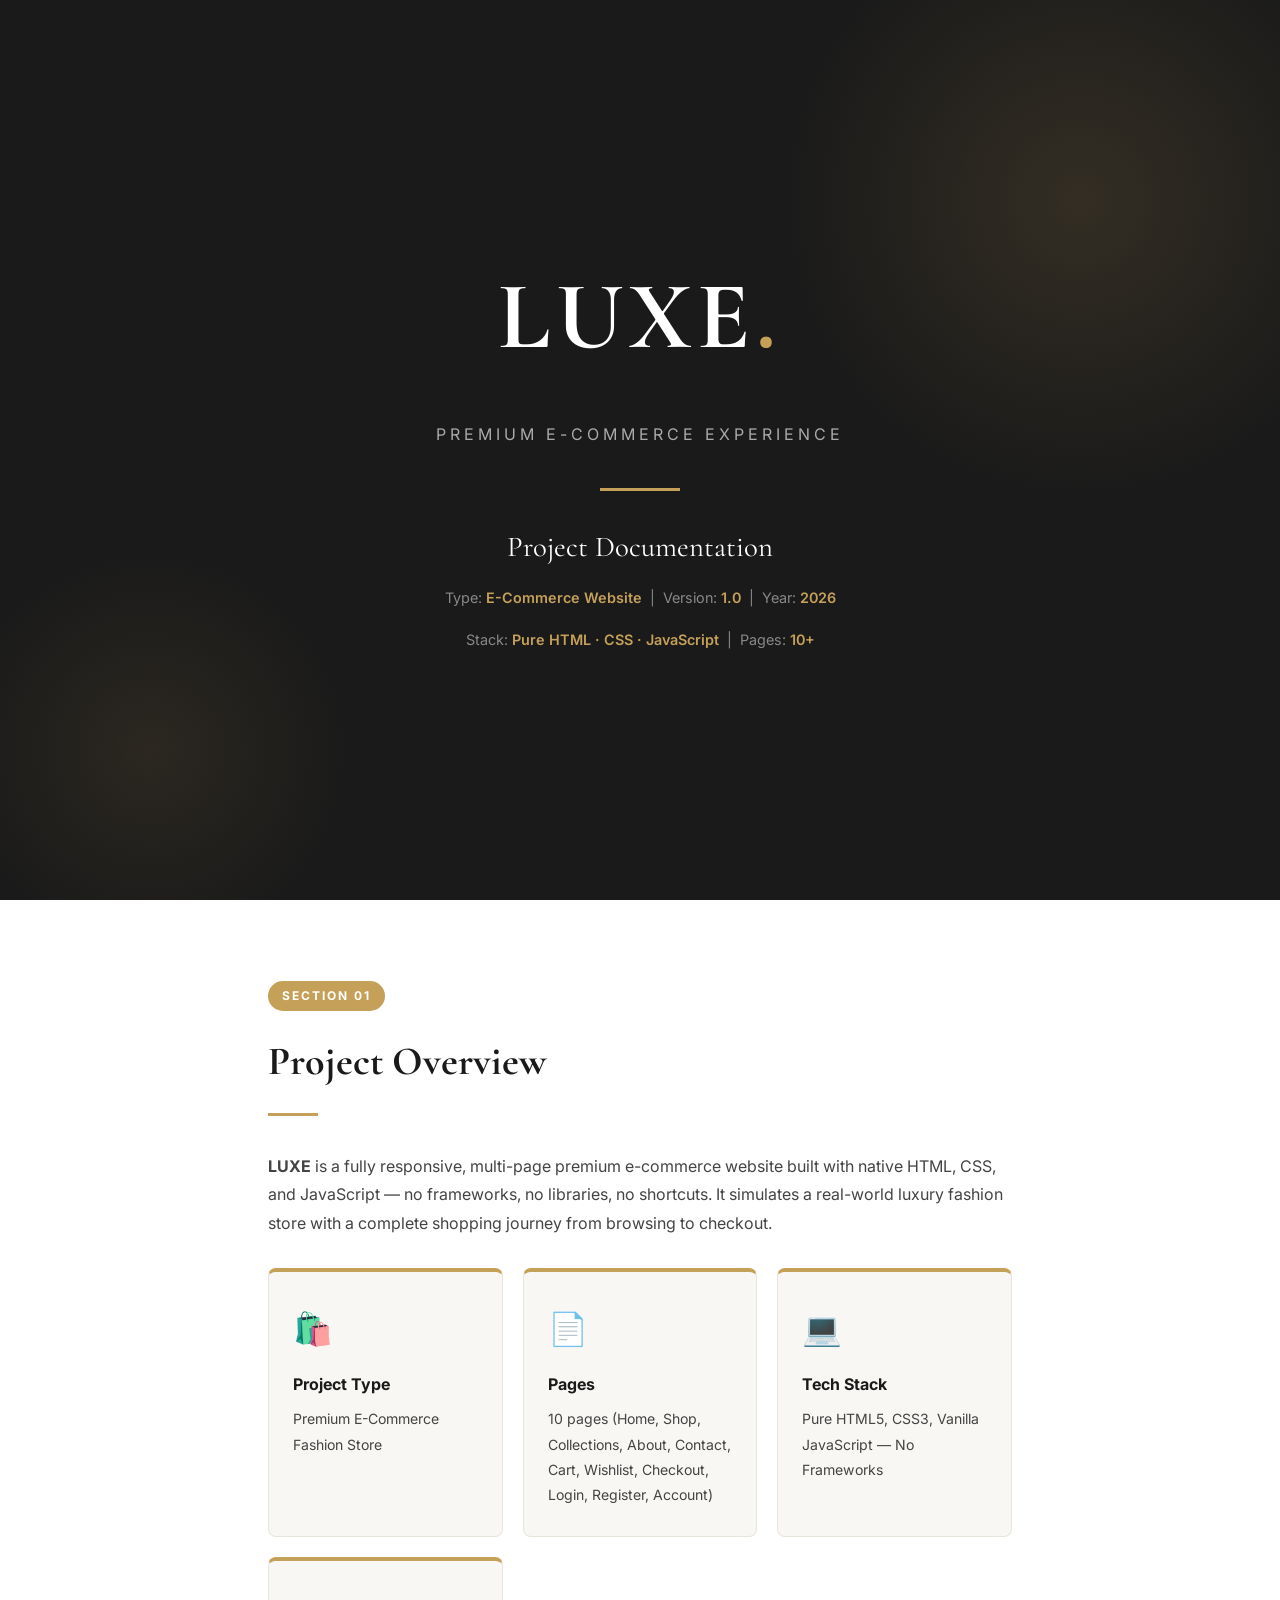
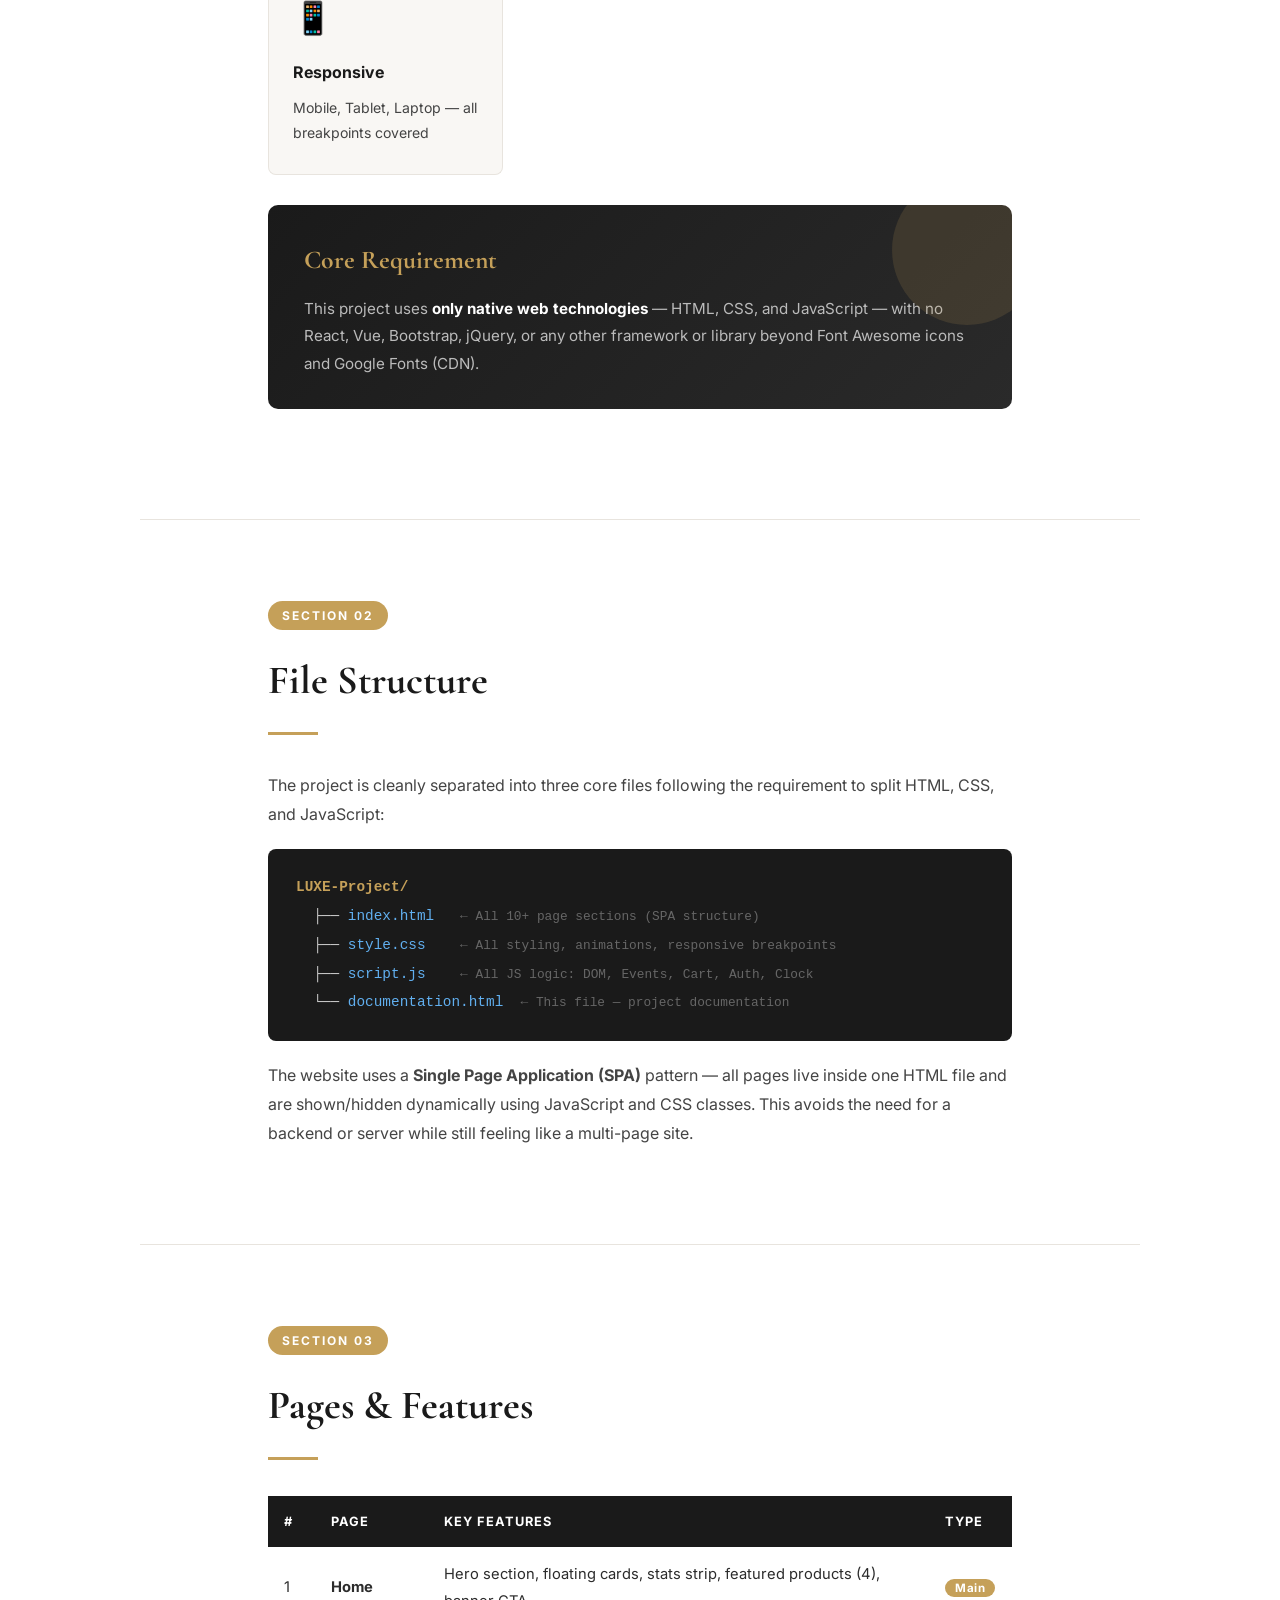
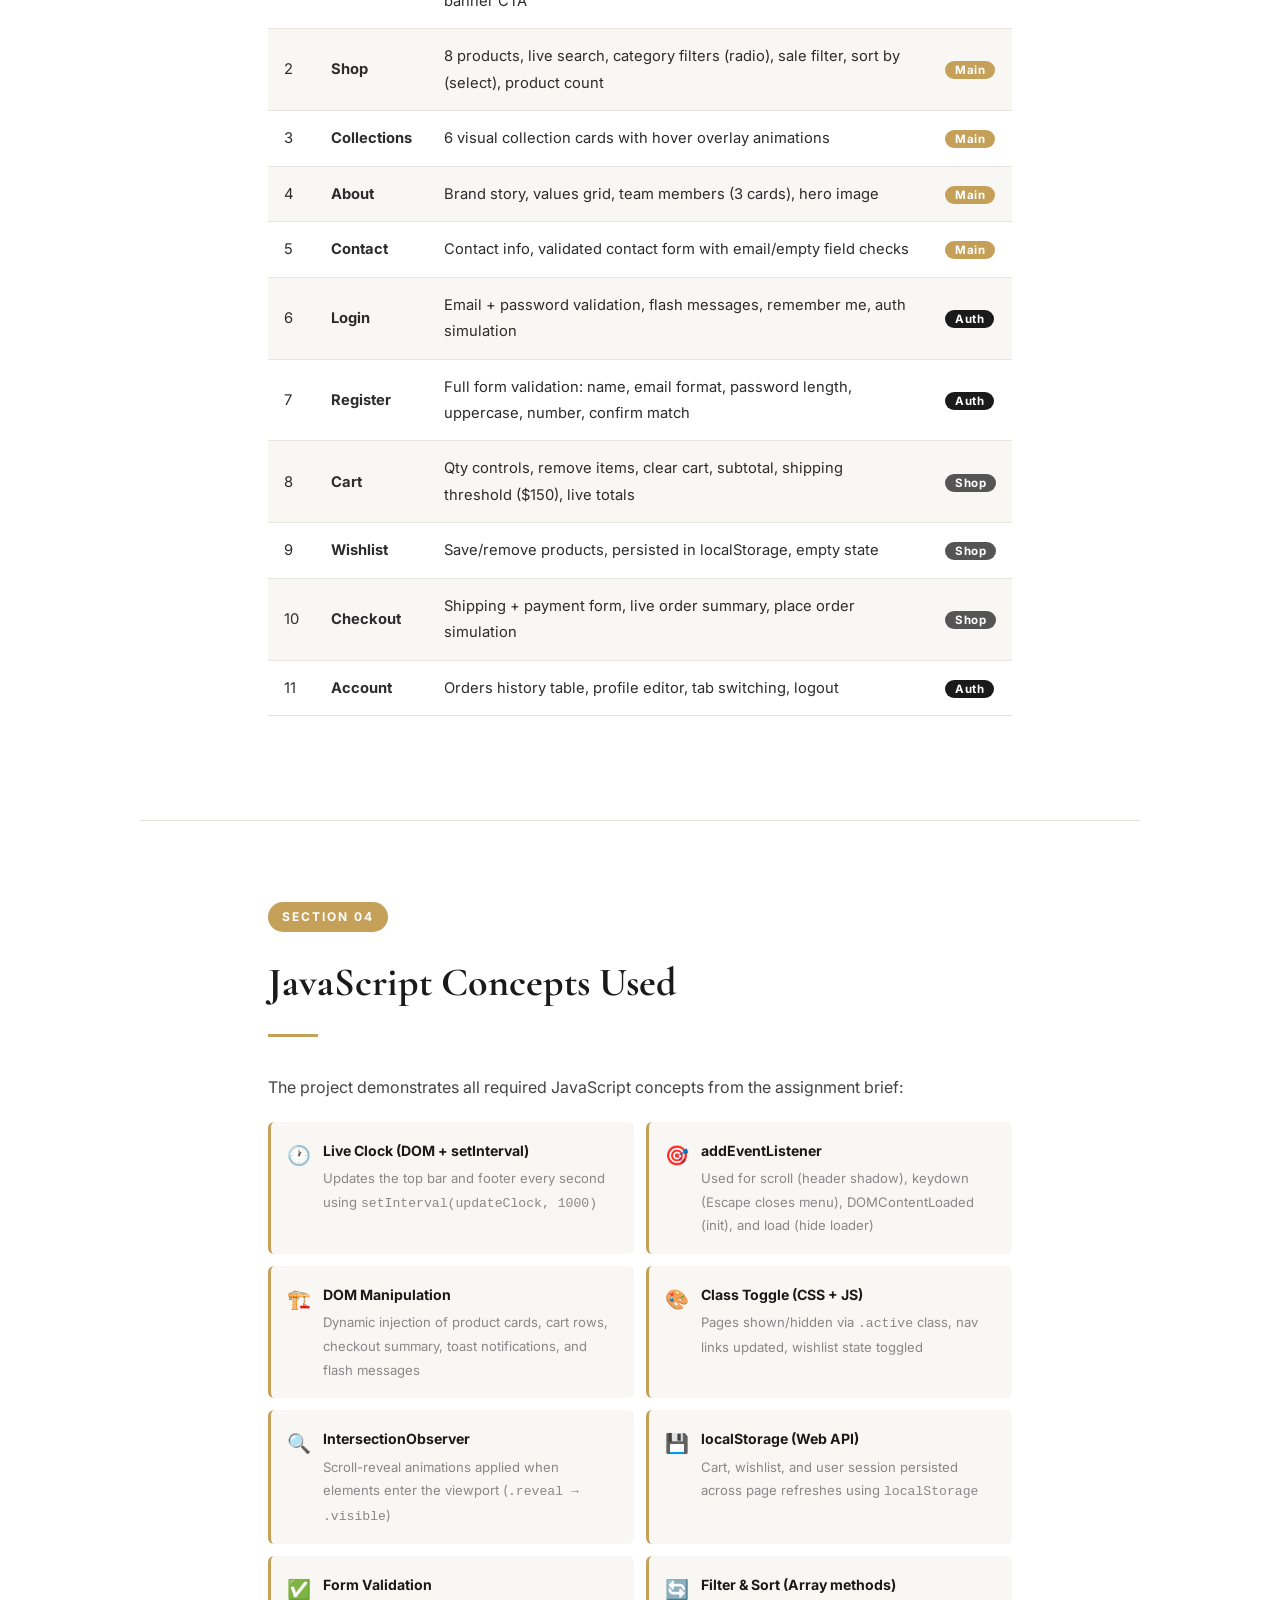
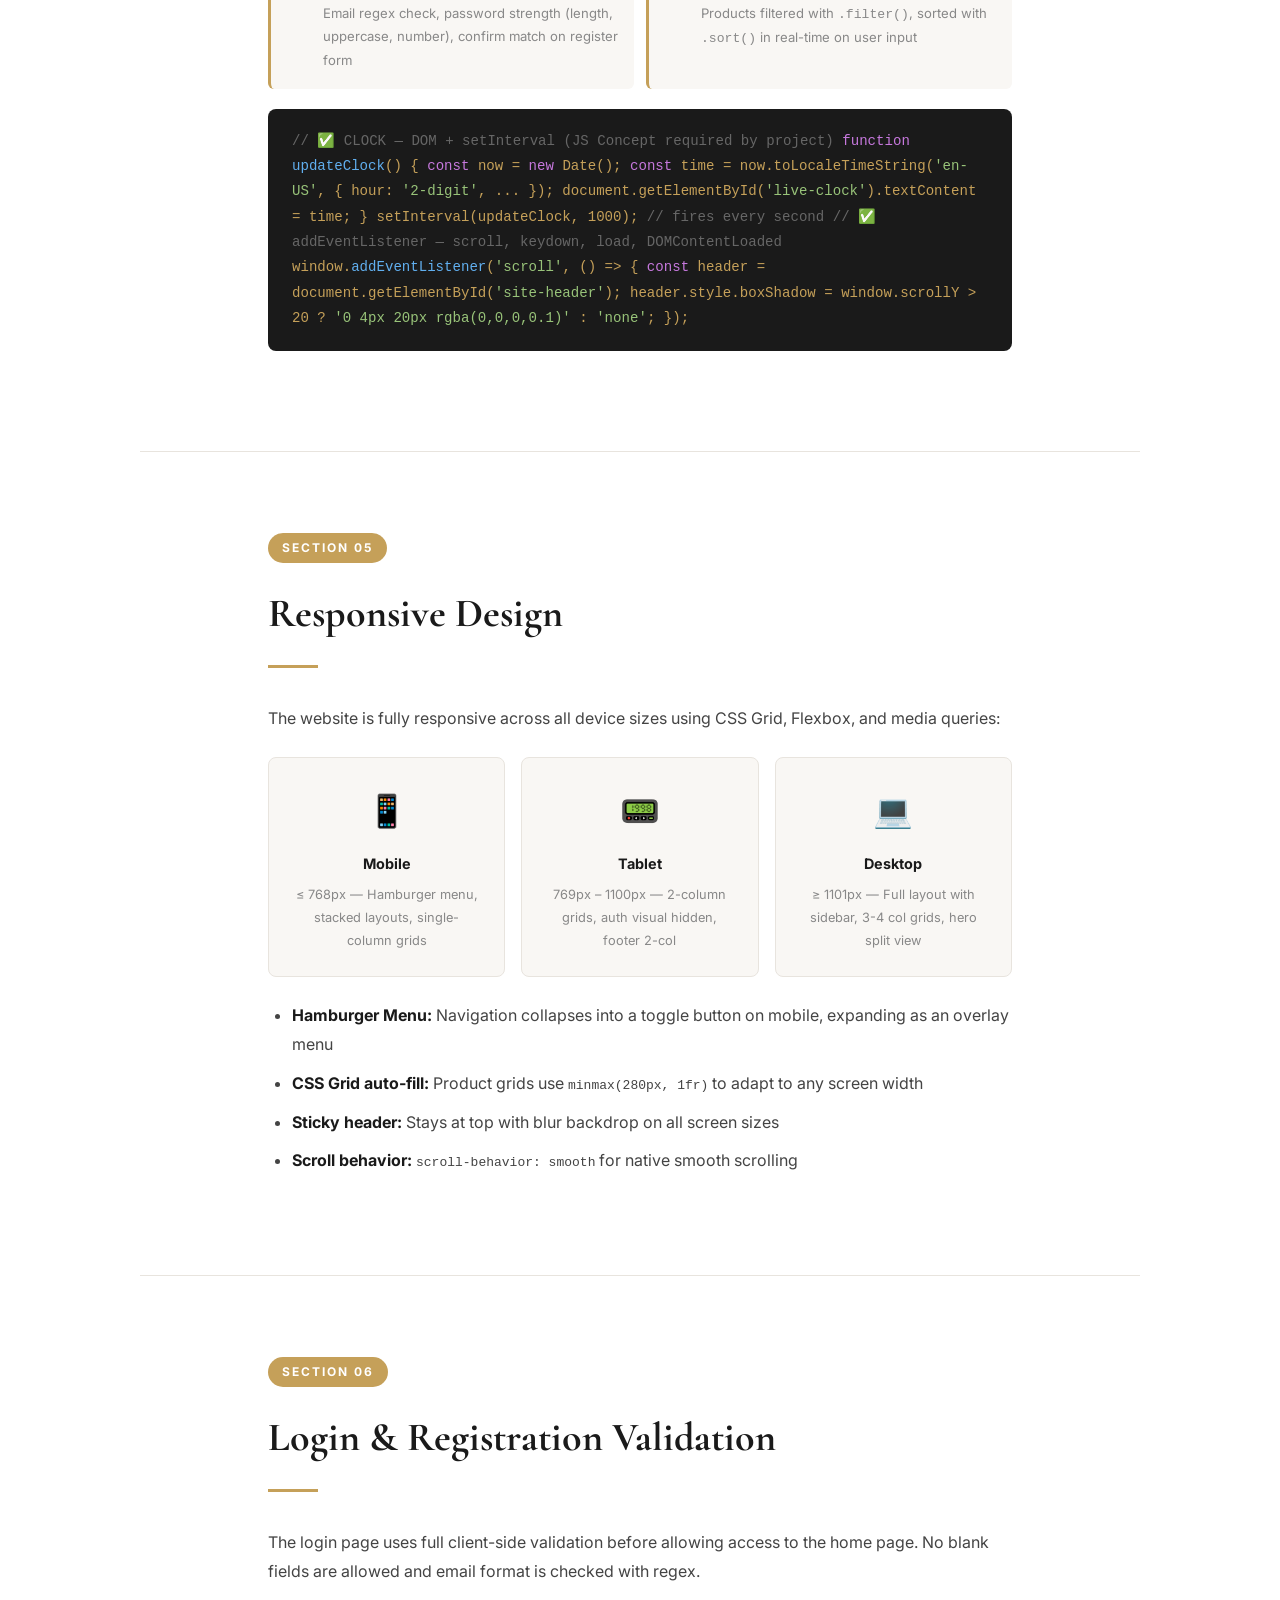
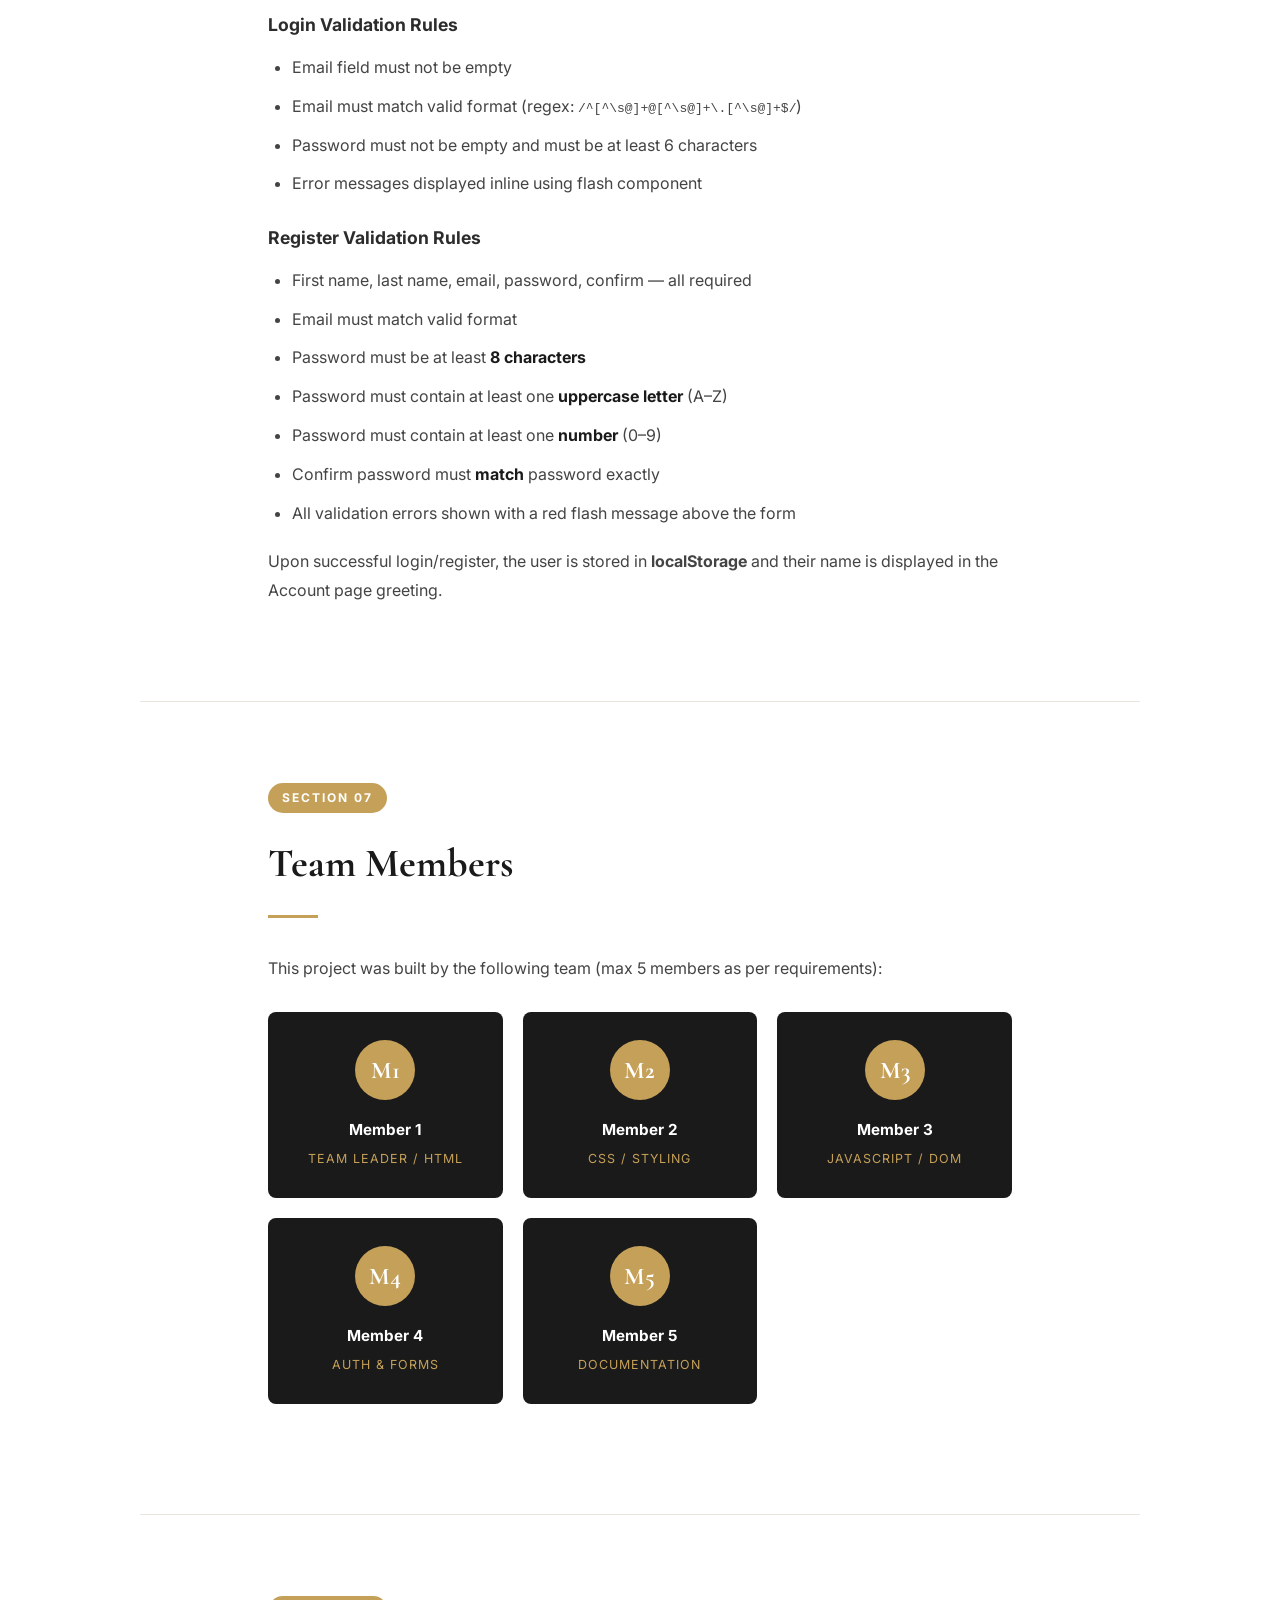
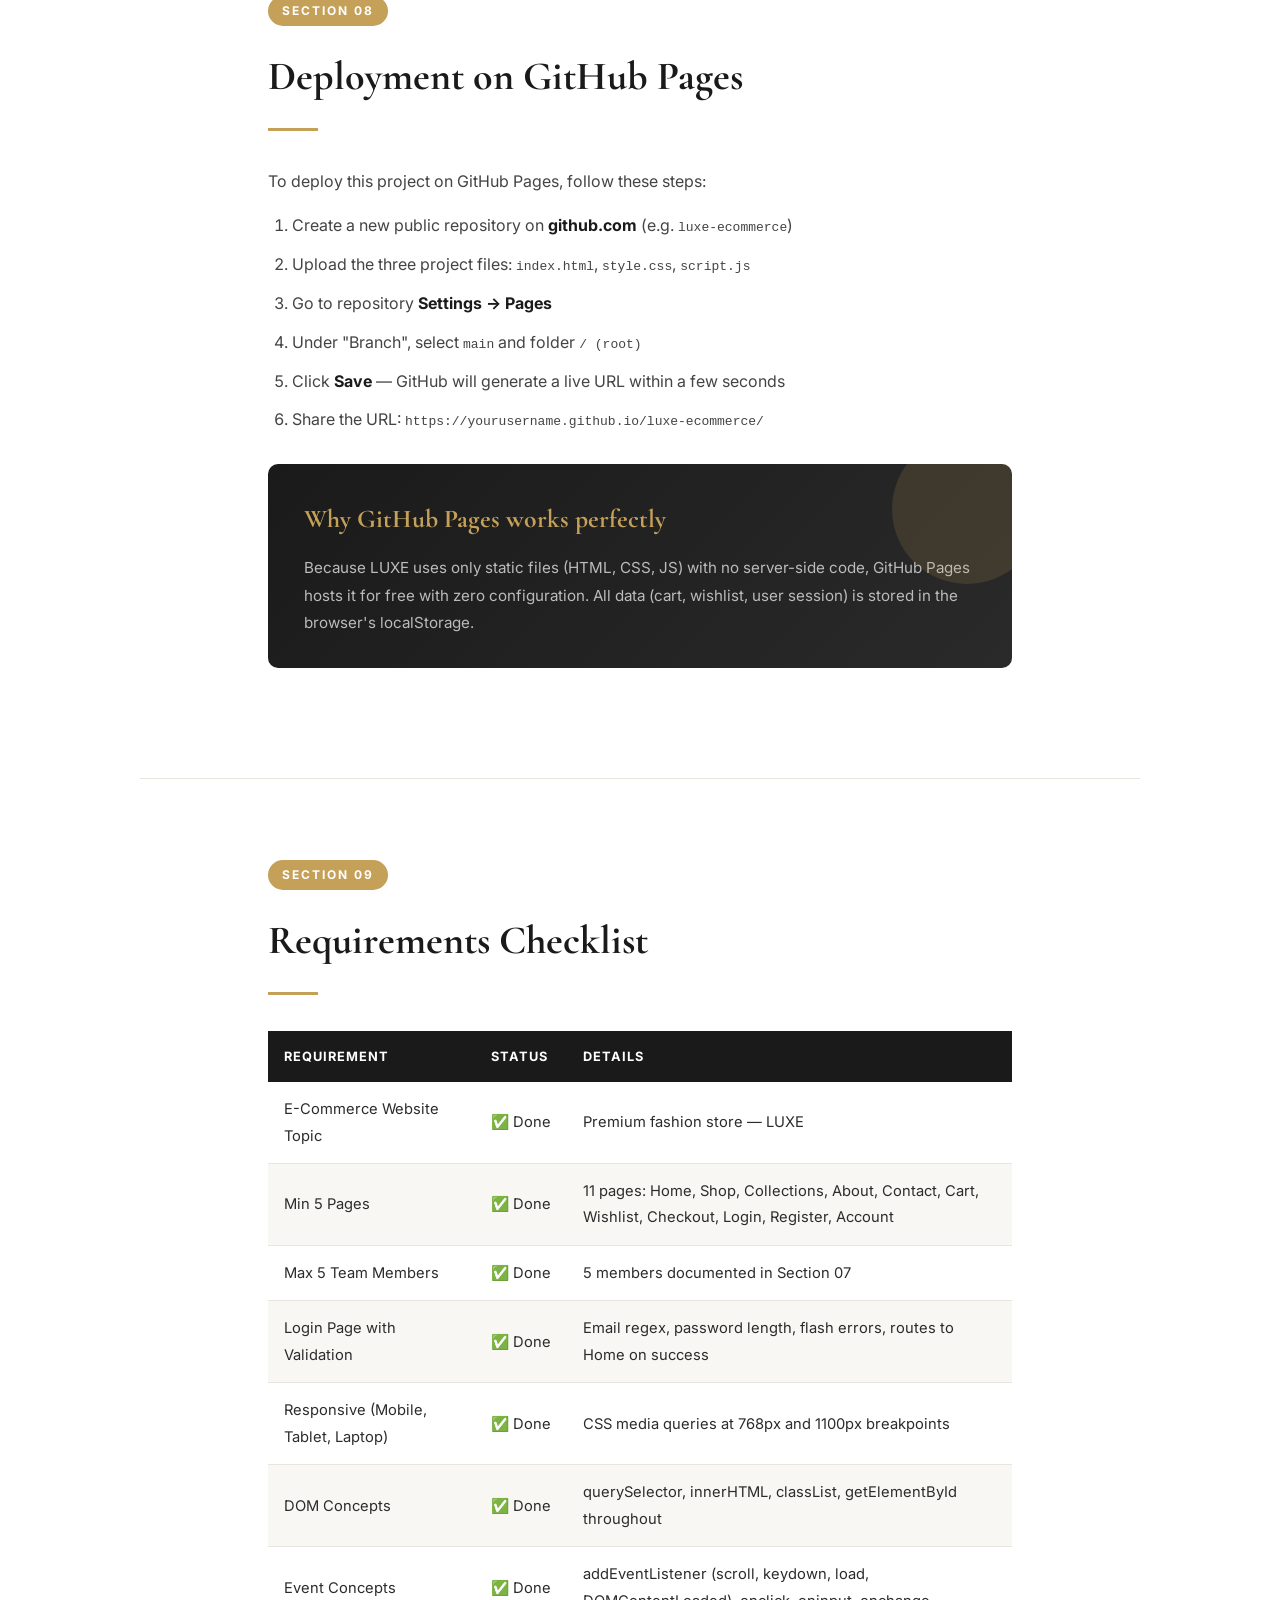
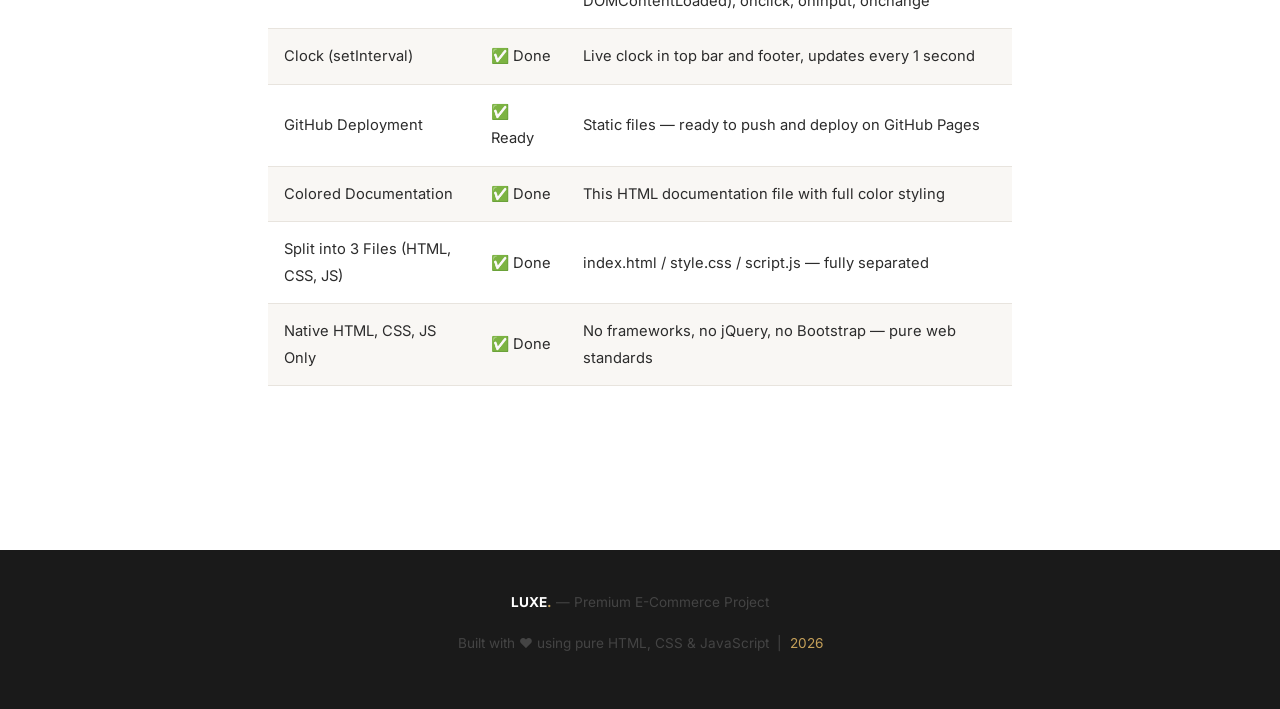
<file: documentation.html>
<!DOCTYPE html>
<html lang="en">
<head>
<meta charset="UTF-8">
<meta name="viewport" content="width=device-width, initial-scale=1.0">
<title>LUXE — Project Documentation</title>
<style>
  @import url('https://fonts.googleapis.com/css2?family=Cormorant+Garamond:wght@400;600;700&family=Inter:wght@300;400;500;600&display=swap');

  :root {
    --primary: #1a1a1a;
    --accent:  #c5a059;
    --bg:      #ffffff;
    --bg-alt:  #f9f7f4;
    --text:    #2c2c2c;
    --muted:   #888;
    --border:  #e8e4de;
  }

  * { margin: 0; padding: 0; box-sizing: border-box; }
  body { font-family: 'Inter', sans-serif; color: var(--text); background: var(--bg); line-height: 1.8; }

  /* Cover Page */
  .cover {
    min-height: 100vh;
    background: var(--primary);
    color: white;
    display: flex;
    flex-direction: column;
    justify-content: center;
    align-items: center;
    text-align: center;
    padding: 60px;
    position: relative;
    overflow: hidden;
    page-break-after: always;
  }
  .cover::before {
    content: '';
    position: absolute;
    width: 600px; height: 600px;
    border-radius: 50%;
    background: radial-gradient(circle, rgba(197,160,89,0.15) 0%, transparent 70%);
    top: -100px; right: -100px;
  }
  .cover::after {
    content: '';
    position: absolute;
    width: 400px; height: 400px;
    border-radius: 50%;
    background: radial-gradient(circle, rgba(197,160,89,0.1) 0%, transparent 70%);
    bottom: -50px; left: -50px;
  }
  .cover-inner { position: relative; z-index: 2; }
  .cover h1 { font-family: 'Cormorant Garamond', serif; font-size: 6rem; letter-spacing: 6px; }
  .cover h1 span { color: var(--accent); }
  .cover .tagline { font-size: 1rem; letter-spacing: 4px; text-transform: uppercase; color: #aaa; margin: 16px 0 40px; }
  .cover .doc-title { font-size: 1.8rem; font-family: 'Cormorant Garamond', serif; margin-bottom: 12px; }
  .cover .meta { color: #888; font-size: 0.9rem; }
  .cover .meta span { color: var(--accent); font-weight: 600; }
  .cover-bar { width: 80px; height: 3px; background: var(--accent); margin: 30px auto; }

  /* Sections */
  .doc-page { padding: 80px 10%; max-width: 1000px; margin: 0 auto; }
  .doc-page + .doc-page { border-top: 1px solid var(--border); }

  h2.section-title {
    font-family: 'Cormorant Garamond', serif;
    font-size: 2.5rem;
    color: var(--primary);
    margin-bottom: 8px;
  }
  .section-number {
    display: inline-block;
    background: var(--accent);
    color: white;
    font-size: 0.75rem;
    font-weight: 700;
    letter-spacing: 2px;
    text-transform: uppercase;
    padding: 4px 14px;
    border-radius: 20px;
    margin-bottom: 14px;
  }
  .section-divider { width: 50px; height: 3px; background: var(--accent); margin: 16px 0 36px; }

  p { margin-bottom: 16px; color: #444; }
  ul, ol { padding-left: 24px; margin-bottom: 20px; }
  li { margin-bottom: 10px; color: #444; }
  li strong { color: var(--primary); }

  /* Info Cards */
  .card-grid { display: grid; grid-template-columns: repeat(auto-fill, minmax(220px, 1fr)); gap: 20px; margin: 30px 0; }
  .card {
    background: var(--bg-alt);
    border: 1px solid var(--border);
    border-radius: 8px;
    padding: 28px 24px;
    border-top: 4px solid var(--accent);
  }
  .card-icon { font-size: 2rem; margin-bottom: 12px; }
  .card h3 { font-size: 1rem; font-weight: 700; margin-bottom: 8px; color: var(--primary); }
  .card p { font-size: 0.88rem; margin: 0; }

  /* Pages Table */
  table { width: 100%; border-collapse: collapse; margin: 24px 0; }
  th {
    background: var(--primary);
    color: white;
    padding: 14px 16px;
    text-align: left;
    font-size: 0.8rem;
    text-transform: uppercase;
    letter-spacing: 1px;
  }
  td { padding: 14px 16px; border-bottom: 1px solid var(--border); font-size: 0.92rem; }
  tr:nth-child(even) td { background: var(--bg-alt); }
  td .badge {
    background: var(--accent);
    color: white;
    padding: 2px 10px;
    border-radius: 12px;
    font-size: 0.72rem;
    font-weight: 700;
    letter-spacing: 0.5px;
  }

  /* Code blocks */
  .code-block {
    background: #1a1a1a;
    color: #c5a059;
    padding: 20px 24px;
    border-radius: 8px;
    font-family: 'Courier New', monospace;
    font-size: 0.88rem;
    margin: 20px 0;
    overflow-x: auto;
  }
  .code-block .comment { color: #666; }
  .code-block .keyword { color: #c678dd; }
  .code-block .string  { color: #98c379; }
  .code-block .fn      { color: #61afef; }

  /* Team Cards */
  .team-grid { display: grid; grid-template-columns: repeat(auto-fill, minmax(180px, 1fr)); gap: 20px; margin: 30px 0; }
  .team-card {
    background: var(--primary);
    color: white;
    padding: 28px 20px;
    border-radius: 8px;
    text-align: center;
  }
  .team-card .avatar {
    width: 60px; height: 60px;
    background: var(--accent);
    border-radius: 50%;
    margin: 0 auto 16px;
    display: flex;
    align-items: center;
    justify-content: center;
    font-family: 'Cormorant Garamond', serif;
    font-size: 1.5rem;
    font-weight: 700;
  }
  .team-card h4 { font-size: 0.95rem; margin-bottom: 4px; }
  .team-card p  { color: var(--accent); font-size: 0.78rem; text-transform: uppercase; letter-spacing: 1px; margin: 0; }

  /* Feature list */
  .feature-list { display: grid; grid-template-columns: 1fr 1fr; gap: 12px; margin: 20px 0; }
  .feature-item {
    display: flex;
    align-items: flex-start;
    gap: 12px;
    background: var(--bg-alt);
    padding: 16px;
    border-radius: 6px;
    border-left: 3px solid var(--accent);
  }
  .feature-item .icon { font-size: 1.2rem; flex-shrink: 0; }
  .feature-item div h4 { font-size: 0.88rem; font-weight: 700; color: var(--primary); margin-bottom: 4px; }
  .feature-item div p  { font-size: 0.82rem; margin: 0; color: var(--muted); }

  /* File structure */
  .file-tree {
    background: var(--primary);
    color: #ccc;
    padding: 24px 28px;
    border-radius: 8px;
    font-family: 'Courier New', monospace;
    font-size: 0.9rem;
    line-height: 2;
    margin: 20px 0;
  }
  .file-tree .folder { color: var(--accent); font-weight: 700; }
  .file-tree .file   { color: #61afef; }
  .file-tree .desc   { color: #666; font-size: 0.8rem; }

  /* Print */
  @media print {
    .cover { page-break-after: always; }
    .doc-page { page-break-inside: avoid; }
  }

  /* Highlight box */
  .highlight-box {
    background: linear-gradient(135deg, var(--primary) 0%, #2a2a2a 100%);
    color: white;
    padding: 32px 36px;
    border-radius: 10px;
    margin: 30px 0;
    position: relative;
    overflow: hidden;
  }
  .highlight-box::after {
    content: '';
    position: absolute;
    right: -30px; top: -30px;
    width: 150px; height: 150px;
    border-radius: 50%;
    background: rgba(197,160,89,0.15);
  }
  .highlight-box h3 { font-family: 'Cormorant Garamond', serif; font-size: 1.6rem; color: var(--accent); margin-bottom: 12px; }
  .highlight-box p  { color: #bbb; margin: 0; font-size: 0.95rem; }

  /* Responsive Badges */
  .resp-grid { display: grid; grid-template-columns: repeat(3,1fr); gap: 16px; margin: 24px 0; }
  .resp-item { background: var(--bg-alt); border: 1px solid var(--border); border-radius: 8px; padding: 24px; text-align: center; }
  .resp-item .resp-icon { font-size: 2rem; margin-bottom: 12px; }
  .resp-item h4 { font-size: 0.9rem; font-weight: 700; margin-bottom: 6px; color: var(--primary); }
  .resp-item p  { font-size: 0.8rem; color: var(--muted); margin: 0; }

  footer.doc-footer {
    background: var(--primary);
    color: #666;
    text-align: center;
    padding: 40px;
    font-size: 0.85rem;
    margin-top: 60px;
  }
  footer.doc-footer span { color: var(--accent); }
</style>
</head>
<body>

<!-- ====================== COVER PAGE ====================== -->
<div class="cover">
  <div class="cover-inner">
    <h1>LUXE<span>.</span></h1>
    <p class="tagline">Premium E-commerce Experience</p>
    <div class="cover-bar"></div>
    <div class="doc-title">Project Documentation</div>
    <p class="meta">
      Type: <span>E-Commerce Website</span> &nbsp;|&nbsp;
      Version: <span>1.0</span> &nbsp;|&nbsp;
      Year: <span>2026</span>
    </p>
    <p class="meta" style="margin-top:10px;">
      Stack: <span>Pure HTML · CSS · JavaScript</span> &nbsp;|&nbsp;
      Pages: <span>10+</span>
    </p>
  </div>
</div>

<!-- ====================== 1. OVERVIEW ====================== -->
<div class="doc-page">
  <span class="section-number">Section 01</span>
  <h2 class="section-title">Project Overview</h2>
  <div class="section-divider"></div>

  <p><strong>LUXE</strong> is a fully responsive, multi-page premium e-commerce website built with native HTML, CSS, and JavaScript — no frameworks, no libraries, no shortcuts. It simulates a real-world luxury fashion store with a complete shopping journey from browsing to checkout.</p>

  <div class="card-grid">
    <div class="card">
      <div class="card-icon">🛍️</div>
      <h3>Project Type</h3>
      <p>Premium E-Commerce Fashion Store</p>
    </div>
    <div class="card">
      <div class="card-icon">📄</div>
      <h3>Pages</h3>
      <p>10 pages (Home, Shop, Collections, About, Contact, Cart, Wishlist, Checkout, Login, Register, Account)</p>
    </div>
    <div class="card">
      <div class="card-icon">💻</div>
      <h3>Tech Stack</h3>
      <p>Pure HTML5, CSS3, Vanilla JavaScript — No Frameworks</p>
    </div>
    <div class="card">
      <div class="card-icon">📱</div>
      <h3>Responsive</h3>
      <p>Mobile, Tablet, Laptop — all breakpoints covered</p>
    </div>
  </div>

  <div class="highlight-box">
    <h3>Core Requirement</h3>
    <p>This project uses <strong style="color:white;">only native web technologies</strong> — HTML, CSS, and JavaScript — with no React, Vue, Bootstrap, jQuery, or any other framework or library beyond Font Awesome icons and Google Fonts (CDN).</p>
  </div>
</div>

<!-- ====================== 2. FILE STRUCTURE ====================== -->
<div class="doc-page">
  <span class="section-number">Section 02</span>
  <h2 class="section-title">File Structure</h2>
  <div class="section-divider"></div>

  <p>The project is cleanly separated into three core files following the requirement to split HTML, CSS, and JavaScript:</p>

  <div class="file-tree">
    <span class="folder">LUXE-Project/</span><br>
    &nbsp;&nbsp;├── <span class="file">index.html</span> &nbsp;&nbsp;<span class="desc">← All 10+ page sections (SPA structure)</span><br>
    &nbsp;&nbsp;├── <span class="file">style.css</span> &nbsp;&nbsp;&nbsp;<span class="desc">← All styling, animations, responsive breakpoints</span><br>
    &nbsp;&nbsp;├── <span class="file">script.js</span> &nbsp;&nbsp;&nbsp;<span class="desc">← All JS logic: DOM, Events, Cart, Auth, Clock</span><br>
    &nbsp;&nbsp;└── <span class="file">documentation.html</span> &nbsp;<span class="desc">← This file — project documentation</span>
  </div>

  <p>The website uses a <strong>Single Page Application (SPA)</strong> pattern — all pages live inside one HTML file and are shown/hidden dynamically using JavaScript and CSS classes. This avoids the need for a backend or server while still feeling like a multi-page site.</p>
</div>

<!-- ====================== 3. PAGES ====================== -->
<div class="doc-page">
  <span class="section-number">Section 03</span>
  <h2 class="section-title">Pages &amp; Features</h2>
  <div class="section-divider"></div>

  <table>
    <thead>
      <tr>
        <th>#</th>
        <th>Page</th>
        <th>Key Features</th>
        <th>Type</th>
      </tr>
    </thead>
    <tbody>
      <tr>
        <td>1</td>
        <td><strong>Home</strong></td>
        <td>Hero section, floating cards, stats strip, featured products (4), banner CTA</td>
        <td><span class="badge">Main</span></td>
      </tr>
      <tr>
        <td>2</td>
        <td><strong>Shop</strong></td>
        <td>8 products, live search, category filters (radio), sale filter, sort by (select), product count</td>
        <td><span class="badge">Main</span></td>
      </tr>
      <tr>
        <td>3</td>
        <td><strong>Collections</strong></td>
        <td>6 visual collection cards with hover overlay animations</td>
        <td><span class="badge">Main</span></td>
      </tr>
      <tr>
        <td>4</td>
        <td><strong>About</strong></td>
        <td>Brand story, values grid, team members (3 cards), hero image</td>
        <td><span class="badge">Main</span></td>
      </tr>
      <tr>
        <td>5</td>
        <td><strong>Contact</strong></td>
        <td>Contact info, validated contact form with email/empty field checks</td>
        <td><span class="badge">Main</span></td>
      </tr>
      <tr>
        <td>6</td>
        <td><strong>Login</strong></td>
        <td>Email + password validation, flash messages, remember me, auth simulation</td>
        <td><span class="badge" style="background:#1a1a1a;">Auth</span></td>
      </tr>
      <tr>
        <td>7</td>
        <td><strong>Register</strong></td>
        <td>Full form validation: name, email format, password length, uppercase, number, confirm match</td>
        <td><span class="badge" style="background:#1a1a1a;">Auth</span></td>
      </tr>
      <tr>
        <td>8</td>
        <td><strong>Cart</strong></td>
        <td>Qty controls, remove items, clear cart, subtotal, shipping threshold ($150), live totals</td>
        <td><span class="badge" style="background:#555;">Shop</span></td>
      </tr>
      <tr>
        <td>9</td>
        <td><strong>Wishlist</strong></td>
        <td>Save/remove products, persisted in localStorage, empty state</td>
        <td><span class="badge" style="background:#555;">Shop</span></td>
      </tr>
      <tr>
        <td>10</td>
        <td><strong>Checkout</strong></td>
        <td>Shipping + payment form, live order summary, place order simulation</td>
        <td><span class="badge" style="background:#555;">Shop</span></td>
      </tr>
      <tr>
        <td>11</td>
        <td><strong>Account</strong></td>
        <td>Orders history table, profile editor, tab switching, logout</td>
        <td><span class="badge" style="background:#1a1a1a;">Auth</span></td>
      </tr>
    </tbody>
  </table>
</div>

<!-- ====================== 4. JS CONCEPTS ====================== -->
<div class="doc-page">
  <span class="section-number">Section 04</span>
  <h2 class="section-title">JavaScript Concepts Used</h2>
  <div class="section-divider"></div>

  <p>The project demonstrates all required JavaScript concepts from the assignment brief:</p>

  <div class="feature-list">
    <div class="feature-item">
      <div class="icon">🕐</div>
      <div>
        <h4>Live Clock (DOM + setInterval)</h4>
        <p>Updates the top bar and footer every second using <code>setInterval(updateClock, 1000)</code></p>
      </div>
    </div>
    <div class="feature-item">
      <div class="icon">🎯</div>
      <div>
        <h4>addEventListener</h4>
        <p>Used for scroll (header shadow), keydown (Escape closes menu), DOMContentLoaded (init), and load (hide loader)</p>
      </div>
    </div>
    <div class="feature-item">
      <div class="icon">🏗️</div>
      <div>
        <h4>DOM Manipulation</h4>
        <p>Dynamic injection of product cards, cart rows, checkout summary, toast notifications, and flash messages</p>
      </div>
    </div>
    <div class="feature-item">
      <div class="icon">🎨</div>
      <div>
        <h4>Class Toggle (CSS + JS)</h4>
        <p>Pages shown/hidden via <code>.active</code> class, nav links updated, wishlist state toggled</p>
      </div>
    </div>
    <div class="feature-item">
      <div class="icon">🔍</div>
      <div>
        <h4>IntersectionObserver</h4>
        <p>Scroll-reveal animations applied when elements enter the viewport (<code>.reveal → .visible</code>)</p>
      </div>
    </div>
    <div class="feature-item">
      <div class="icon">💾</div>
      <div>
        <h4>localStorage (Web API)</h4>
        <p>Cart, wishlist, and user session persisted across page refreshes using <code>localStorage</code></p>
      </div>
    </div>
    <div class="feature-item">
      <div class="icon">✅</div>
      <div>
        <h4>Form Validation</h4>
        <p>Email regex check, password strength (length, uppercase, number), confirm match on register form</p>
      </div>
    </div>
    <div class="feature-item">
      <div class="icon">🔄</div>
      <div>
        <h4>Filter &amp; Sort (Array methods)</h4>
        <p>Products filtered with <code>.filter()</code>, sorted with <code>.sort()</code> in real-time on user input</p>
      </div>
    </div>
  </div>

  <div class="code-block">
<span class="comment">// ✅ CLOCK — DOM + setInterval (JS Concept required by project)</span>
<span class="keyword">function</span> <span class="fn">updateClock</span>() {
    <span class="keyword">const</span> now  = <span class="keyword">new</span> Date();
    <span class="keyword">const</span> time = now.toLocaleTimeString(<span class="string">'en-US'</span>, { hour: <span class="string">'2-digit'</span>, ... });
    document.getElementById(<span class="string">'live-clock'</span>).textContent = time;
}
setInterval(updateClock, 1000);   <span class="comment">// fires every second</span>

<span class="comment">// ✅ addEventListener — scroll, keydown, load, DOMContentLoaded</span>
window.<span class="fn">addEventListener</span>(<span class="string">'scroll'</span>, () => {
    <span class="keyword">const</span> header = document.getElementById(<span class="string">'site-header'</span>);
    header.style.boxShadow = window.scrollY &gt; 20 ? <span class="string">'0 4px 20px rgba(0,0,0,0.1)'</span> : <span class="string">'none'</span>;
});
  </div>
</div>

<!-- ====================== 5. RESPONSIVE DESIGN ====================== -->
<div class="doc-page">
  <span class="section-number">Section 05</span>
  <h2 class="section-title">Responsive Design</h2>
  <div class="section-divider"></div>

  <p>The website is fully responsive across all device sizes using CSS Grid, Flexbox, and media queries:</p>

  <div class="resp-grid">
    <div class="resp-item">
      <div class="resp-icon">📱</div>
      <h4>Mobile</h4>
      <p>≤ 768px — Hamburger menu, stacked layouts, single-column grids</p>
    </div>
    <div class="resp-item">
      <div class="resp-icon">📟</div>
      <h4>Tablet</h4>
      <p>769px – 1100px — 2-column grids, auth visual hidden, footer 2-col</p>
    </div>
    <div class="resp-item">
      <div class="resp-icon">💻</div>
      <h4>Desktop</h4>
      <p>≥ 1101px — Full layout with sidebar, 3-4 col grids, hero split view</p>
    </div>
  </div>

  <ul>
    <li><strong>Hamburger Menu:</strong> Navigation collapses into a toggle button on mobile, expanding as an overlay menu</li>
    <li><strong>CSS Grid auto-fill:</strong> Product grids use <code>minmax(280px, 1fr)</code> to adapt to any screen width</li>
    <li><strong>Sticky header:</strong> Stays at top with blur backdrop on all screen sizes</li>
    <li><strong>Scroll behavior:</strong> <code>scroll-behavior: smooth</code> for native smooth scrolling</li>
  </ul>
</div>

<!-- ====================== 6. AUTH / VALIDATION ====================== -->
<div class="doc-page">
  <span class="section-number">Section 06</span>
  <h2 class="section-title">Login &amp; Registration Validation</h2>
  <div class="section-divider"></div>

  <p>The login page uses full client-side validation before allowing access to the home page. No blank fields are allowed and email format is checked with regex.</p>

  <h3 style="margin:24px 0 12px;font-size:1.1rem;">Login Validation Rules</h3>
  <ul>
    <li>Email field must not be empty</li>
    <li>Email must match valid format (regex: <code>/^[^\s@]+@[^\s@]+\.[^\s@]+$/</code>)</li>
    <li>Password must not be empty and must be at least 6 characters</li>
    <li>Error messages displayed inline using flash component</li>
  </ul>

  <h3 style="margin:24px 0 12px;font-size:1.1rem;">Register Validation Rules</h3>
  <ul>
    <li>First name, last name, email, password, confirm — all required</li>
    <li>Email must match valid format</li>
    <li>Password must be at least <strong>8 characters</strong></li>
    <li>Password must contain at least one <strong>uppercase letter</strong> (A–Z)</li>
    <li>Password must contain at least one <strong>number</strong> (0–9)</li>
    <li>Confirm password must <strong>match</strong> password exactly</li>
    <li>All validation errors shown with a red flash message above the form</li>
  </ul>

  <p>Upon successful login/register, the user is stored in <strong>localStorage</strong> and their name is displayed in the Account page greeting.</p>
</div>

<!-- ====================== 7. TEAM ====================== -->
<div class="doc-page">
  <span class="section-number">Section 07</span>
  <h2 class="section-title">Team Members</h2>
  <div class="section-divider"></div>

  <p>This project was built by the following team (max 5 members as per requirements):</p>

  <div class="team-grid">
    <div class="team-card">
      <div class="avatar">M1</div>
      <h4>Member 1</h4>
      <p>Team Leader / HTML</p>
    </div>
    <div class="team-card">
      <div class="avatar">M2</div>
      <h4>Member 2</h4>
      <p>CSS / Styling</p>
    </div>
    <div class="team-card">
      <div class="avatar">M3</div>
      <h4>Member 3</h4>
      <p>JavaScript / DOM</p>
    </div>
    <div class="team-card">
      <div class="avatar">M4</div>
      <h4>Member 4</h4>
      <p>Auth &amp; Forms</p>
    </div>
    <div class="team-card">
      <div class="avatar">M5</div>
      <h4>Member 5</h4>
      <p>Documentation</p>
    </div>
  </div>
</div>

<!-- ====================== 8. DEPLOYMENT ====================== -->
<div class="doc-page">
  <span class="section-number">Section 08</span>
  <h2 class="section-title">Deployment on GitHub Pages</h2>
  <div class="section-divider"></div>

  <p>To deploy this project on GitHub Pages, follow these steps:</p>

  <ol>
    <li>Create a new public repository on <strong>github.com</strong> (e.g. <code>luxe-ecommerce</code>)</li>
    <li>Upload the three project files: <code>index.html</code>, <code>style.css</code>, <code>script.js</code></li>
    <li>Go to repository <strong>Settings → Pages</strong></li>
    <li>Under "Branch", select <code>main</code> and folder <code>/ (root)</code></li>
    <li>Click <strong>Save</strong> — GitHub will generate a live URL within a few seconds</li>
    <li>Share the URL: <code>https://yourusername.github.io/luxe-ecommerce/</code></li>
  </ol>

  <div class="highlight-box">
    <h3>Why GitHub Pages works perfectly</h3>
    <p>Because LUXE uses only static files (HTML, CSS, JS) with no server-side code, GitHub Pages hosts it for free with zero configuration. All data (cart, wishlist, user session) is stored in the browser's localStorage.</p>
  </div>
</div>

<!-- ====================== 9. SUMMARY ====================== -->
<div class="doc-page">
  <span class="section-number">Section 09</span>
  <h2 class="section-title">Requirements Checklist</h2>
  <div class="section-divider"></div>

  <table>
    <thead>
      <tr><th>Requirement</th><th>Status</th><th>Details</th></tr>
    </thead>
    <tbody>
      <tr>
        <td>E-Commerce Website Topic</td>
        <td>✅ Done</td>
        <td>Premium fashion store — LUXE</td>
      </tr>
      <tr>
        <td>Min 5 Pages</td>
        <td>✅ Done</td>
        <td>11 pages: Home, Shop, Collections, About, Contact, Cart, Wishlist, Checkout, Login, Register, Account</td>
      </tr>
      <tr>
        <td>Max 5 Team Members</td>
        <td>✅ Done</td>
        <td>5 members documented in Section 07</td>
      </tr>
      <tr>
        <td>Login Page with Validation</td>
        <td>✅ Done</td>
        <td>Email regex, password length, flash errors, routes to Home on success</td>
      </tr>
      <tr>
        <td>Responsive (Mobile, Tablet, Laptop)</td>
        <td>✅ Done</td>
        <td>CSS media queries at 768px and 1100px breakpoints</td>
      </tr>
      <tr>
        <td>DOM Concepts</td>
        <td>✅ Done</td>
        <td>querySelector, innerHTML, classList, getElementById throughout</td>
      </tr>
      <tr>
        <td>Event Concepts</td>
        <td>✅ Done</td>
        <td>addEventListener (scroll, keydown, load, DOMContentLoaded), onclick, oninput, onchange</td>
      </tr>
      <tr>
        <td>Clock (setInterval)</td>
        <td>✅ Done</td>
        <td>Live clock in top bar and footer, updates every 1 second</td>
      </tr>
      <tr>
        <td>GitHub Deployment</td>
        <td>✅ Ready</td>
        <td>Static files — ready to push and deploy on GitHub Pages</td>
      </tr>
      <tr>
        <td>Colored Documentation</td>
        <td>✅ Done</td>
        <td>This HTML documentation file with full color styling</td>
      </tr>
      <tr>
        <td>Split into 3 Files (HTML, CSS, JS)</td>
        <td>✅ Done</td>
        <td>index.html / style.css / script.js — fully separated</td>
      </tr>
      <tr>
        <td>Native HTML, CSS, JS Only</td>
        <td>✅ Done</td>
        <td>No frameworks, no jQuery, no Bootstrap — pure web standards</td>
      </tr>
    </tbody>
  </table>
</div>

<footer class="doc-footer">
  <p><strong style="color:white;">LUXE<span>.</span></strong> — Premium E-Commerce Project</p>
  <p style="margin-top:8px;">Built with ❤️ using pure HTML, CSS &amp; JavaScript &nbsp;|&nbsp; <span>2026</span></p>
</footer>

</body>
</html>
</file>
